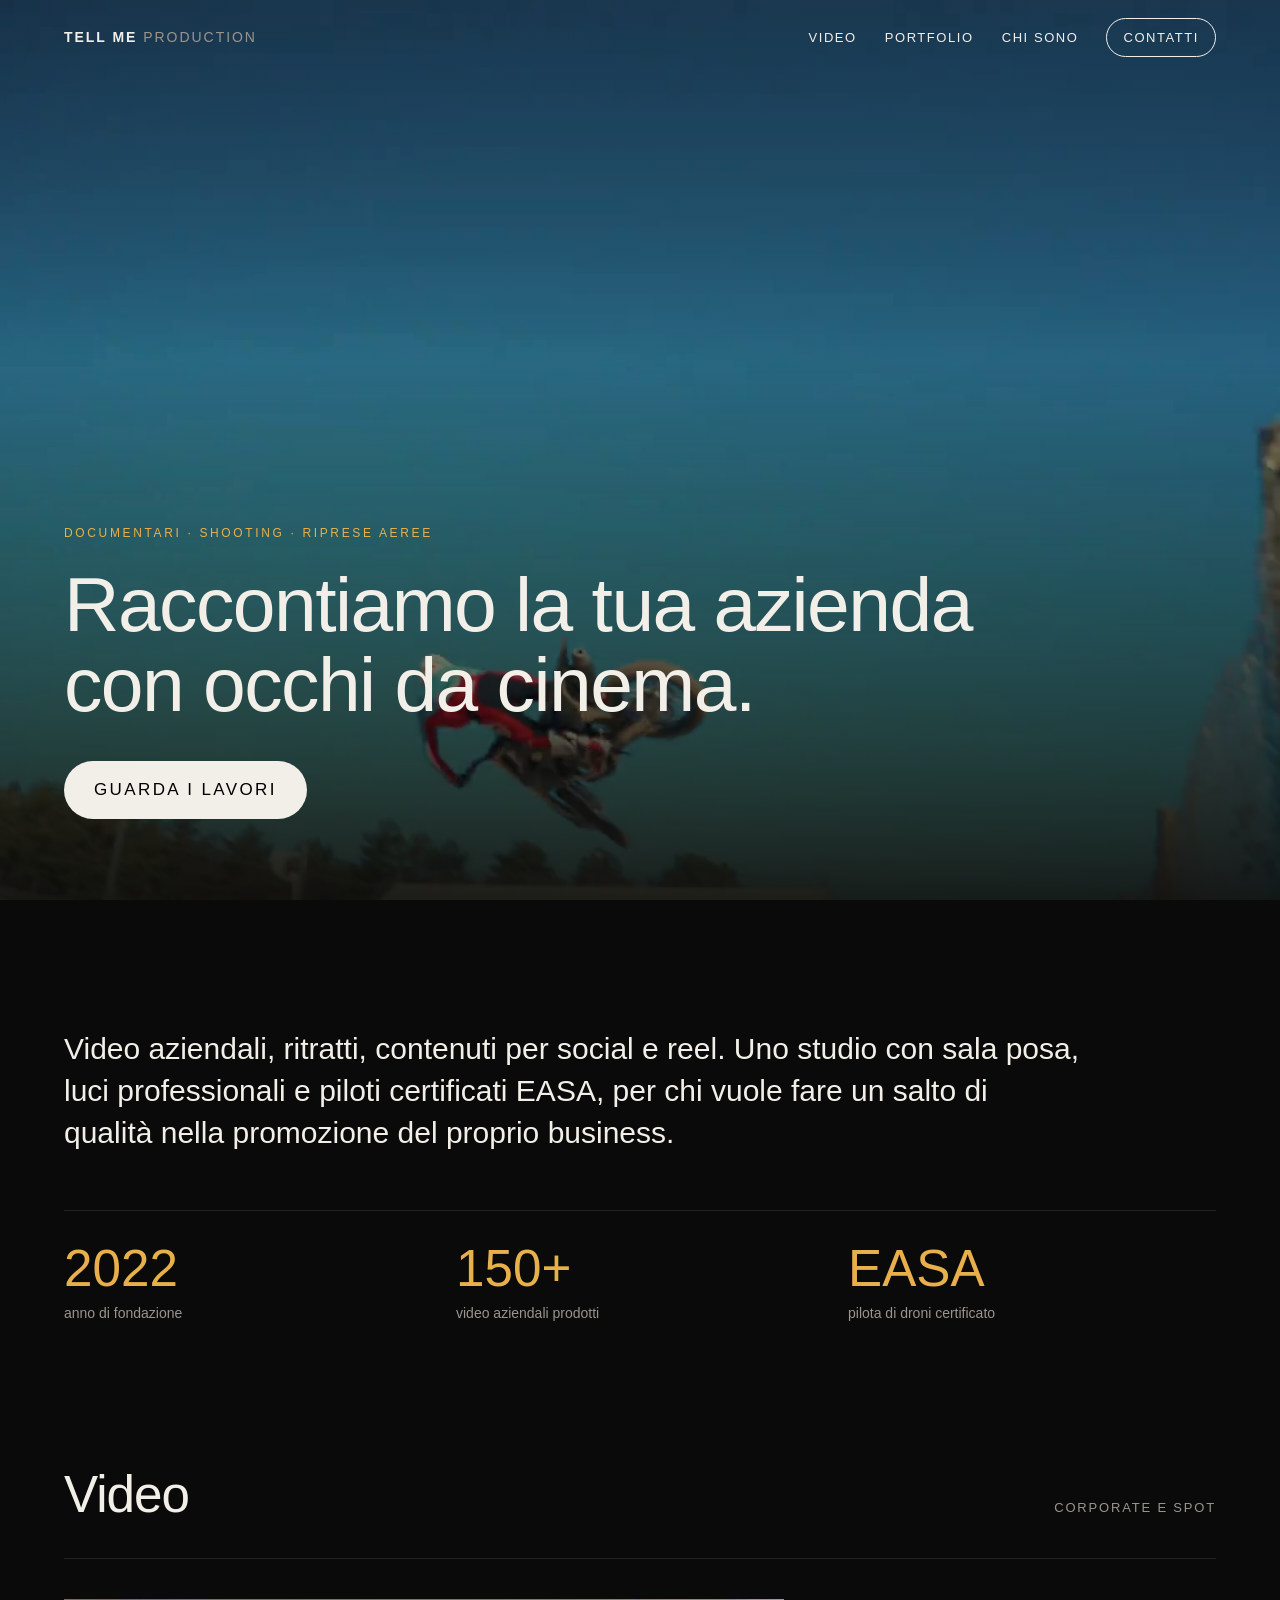
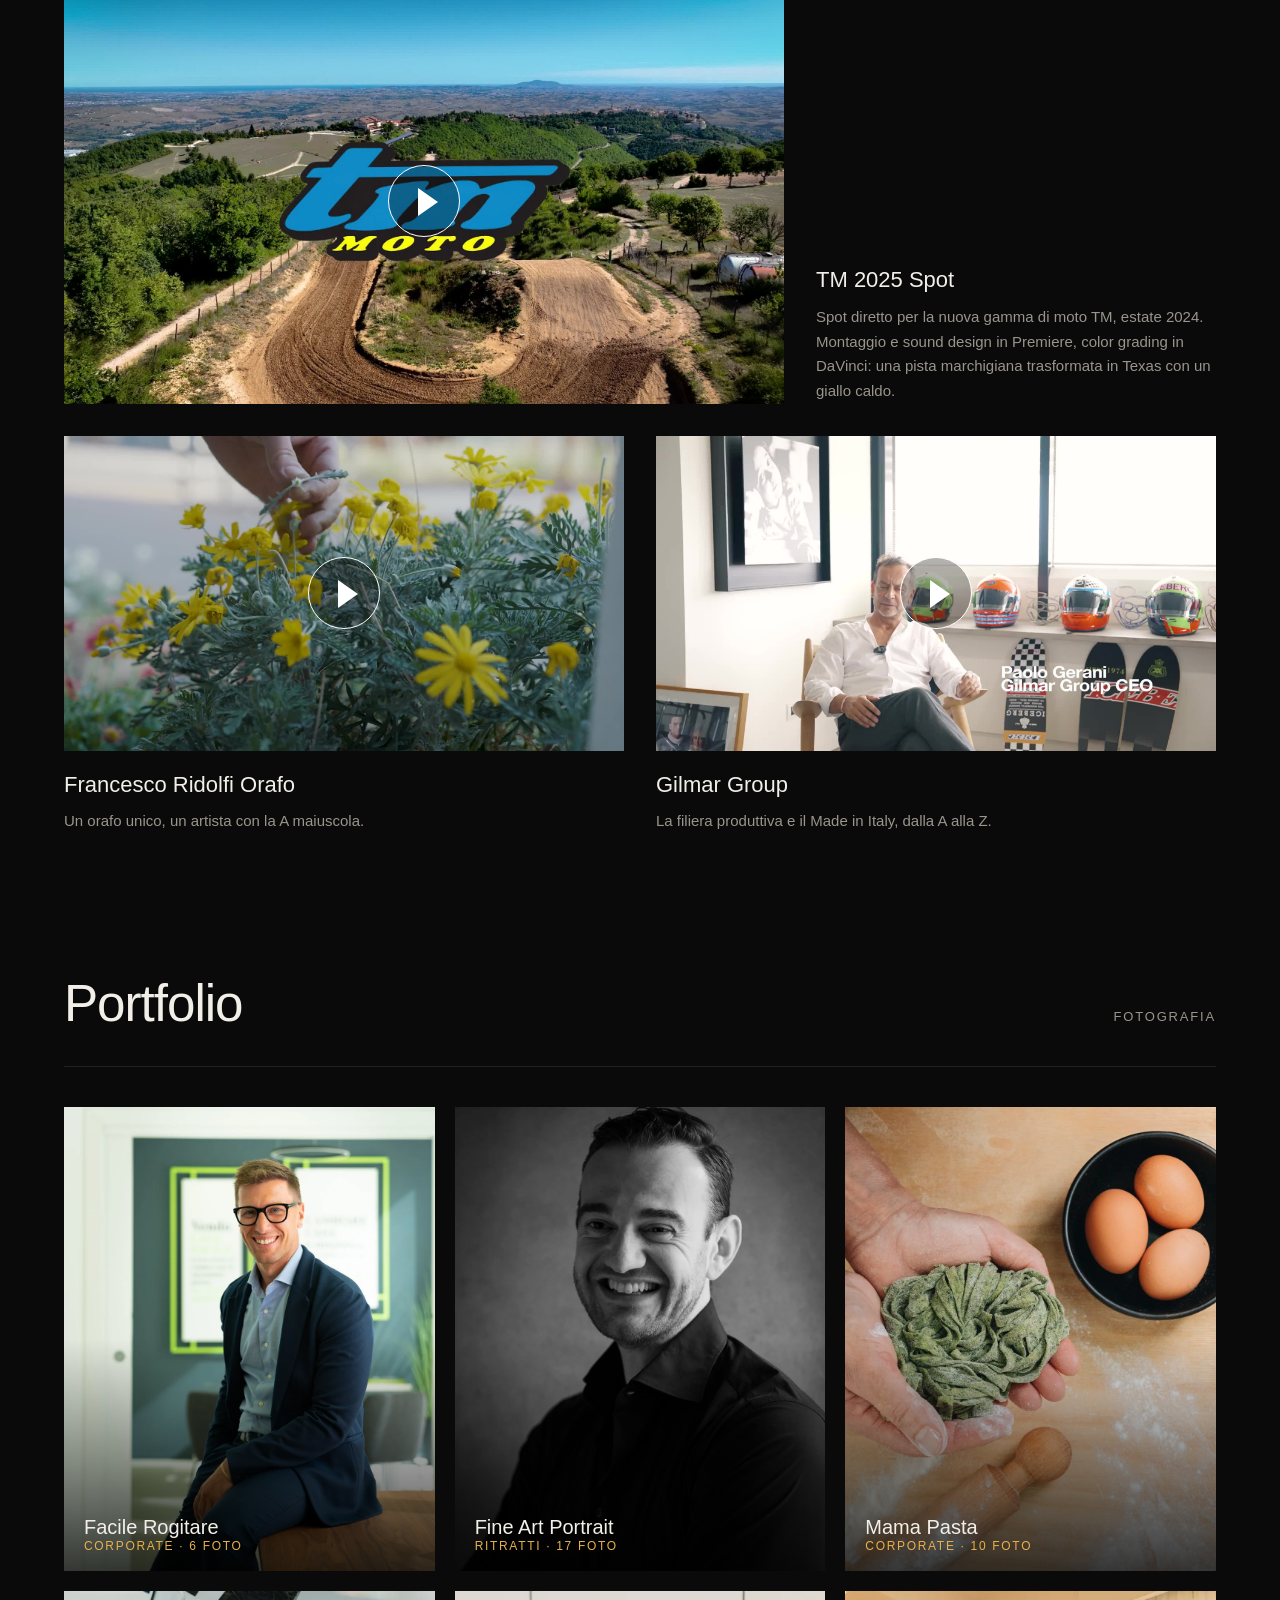
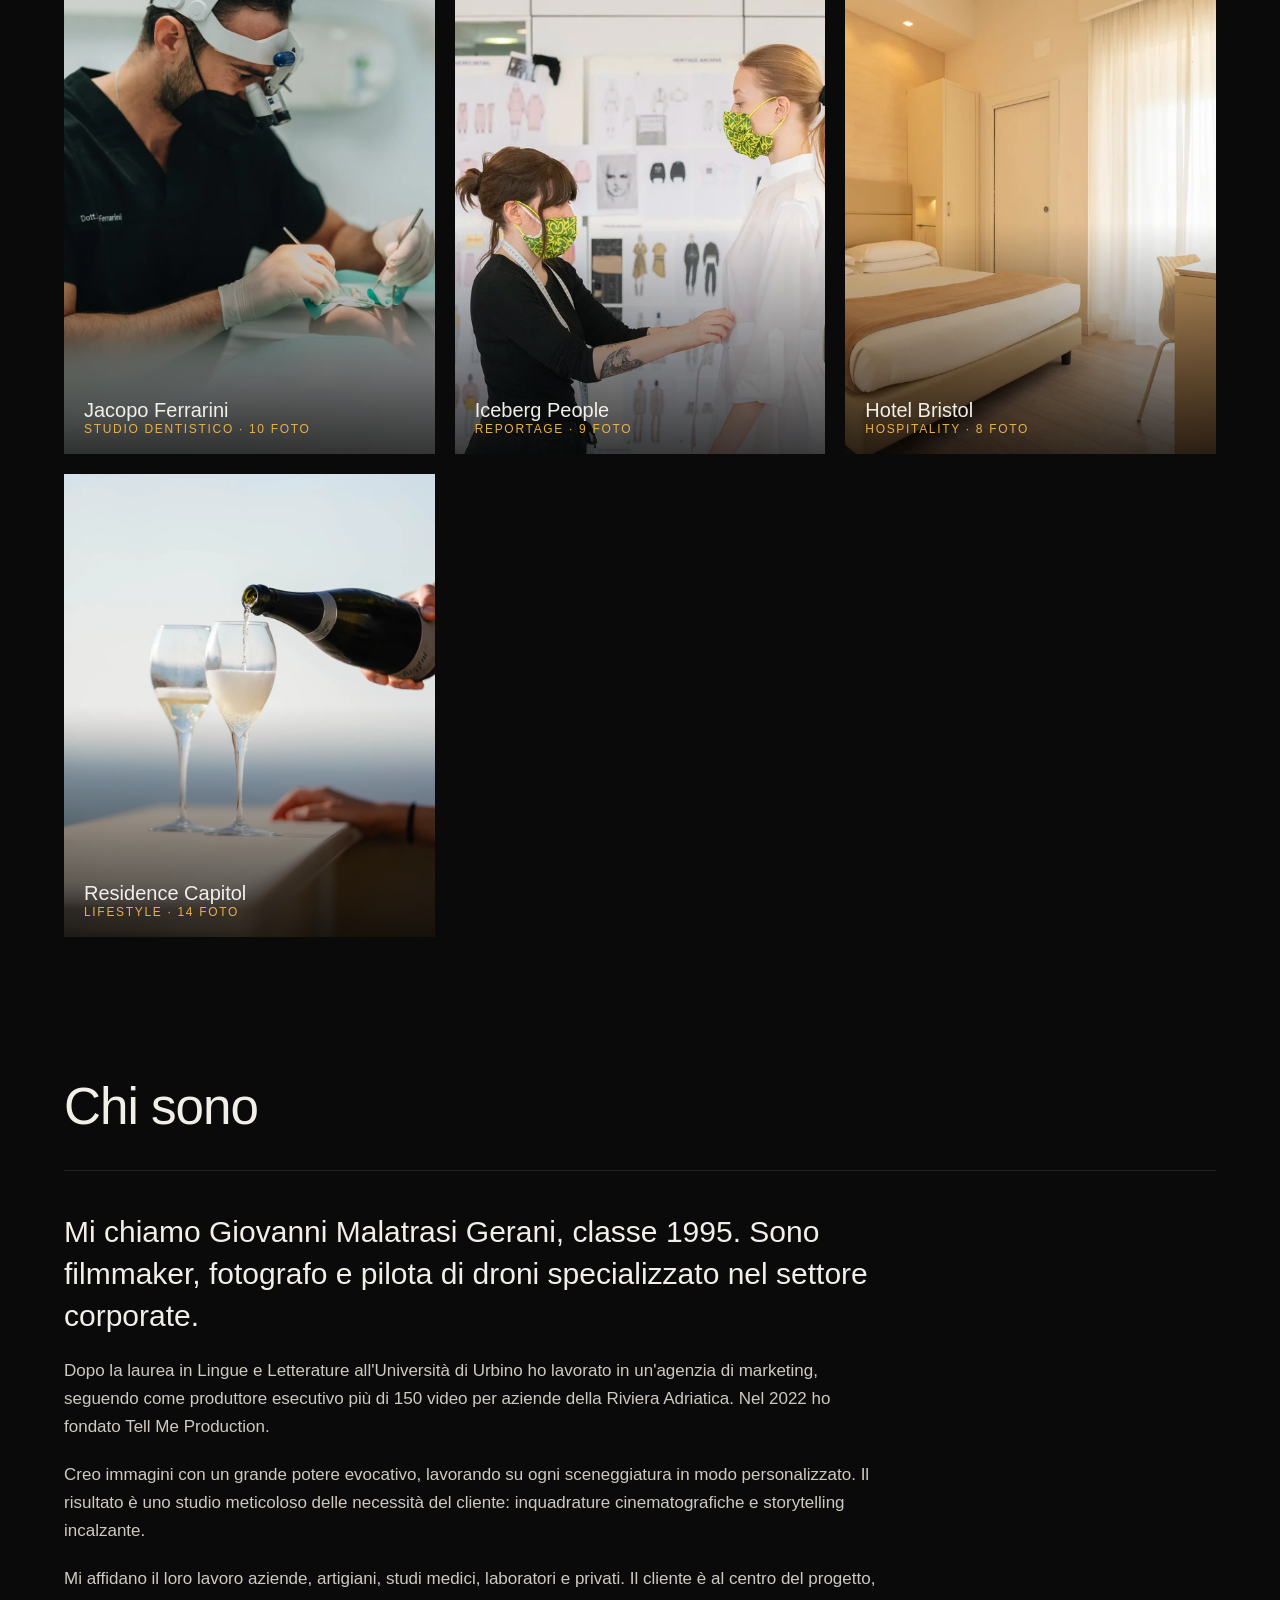
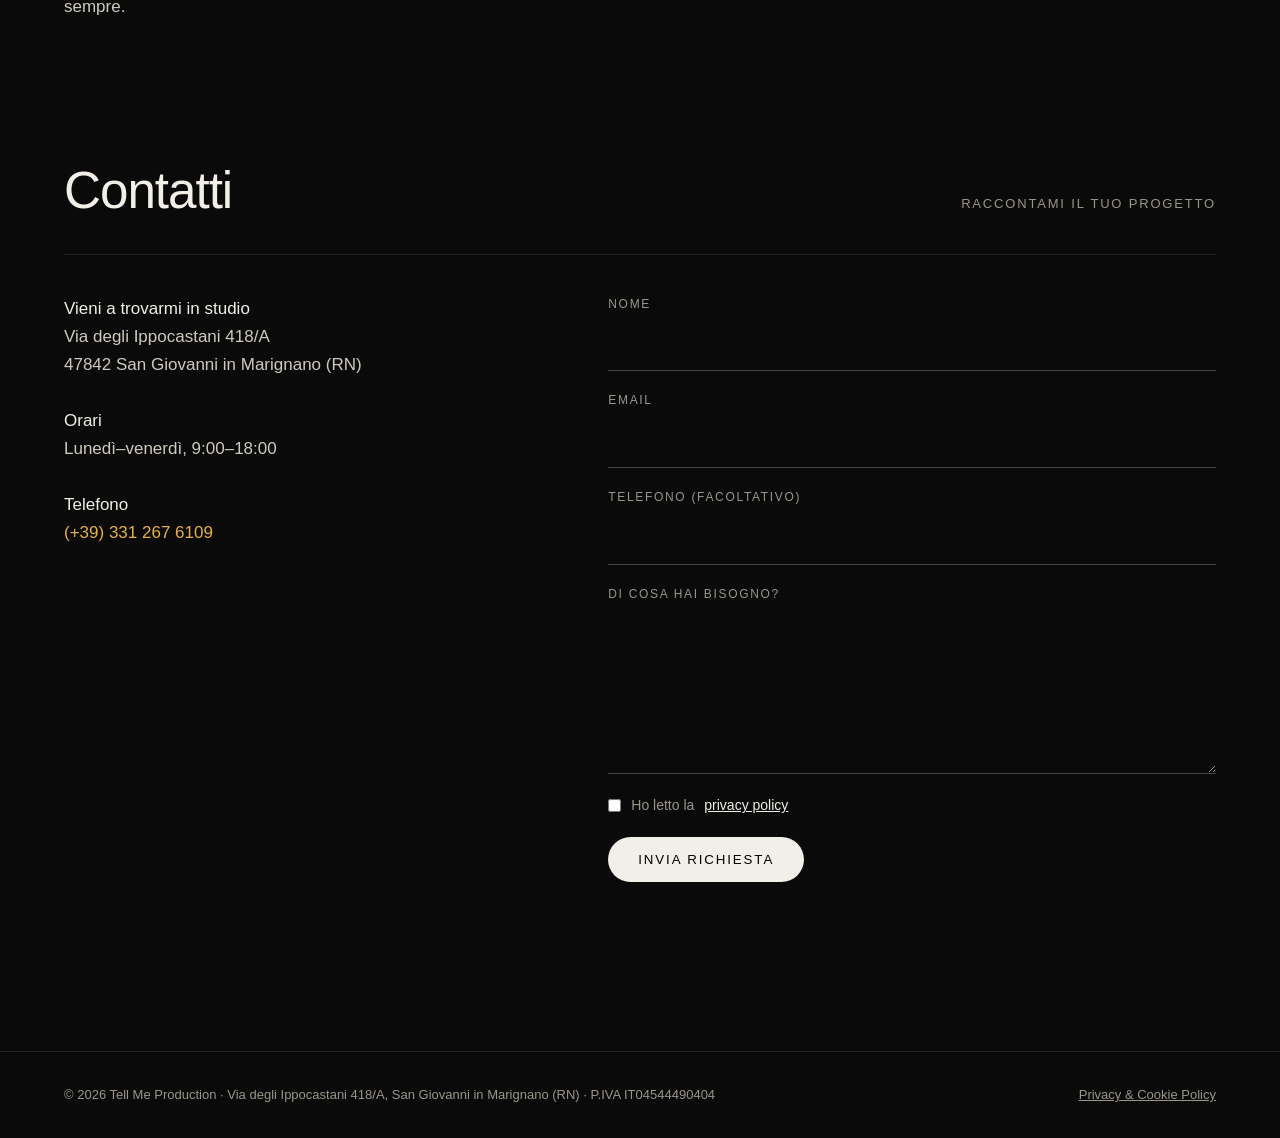
<file: index.html>
<!doctype html>
<html lang="it">
<head>
<meta charset="utf-8">
<meta name="viewport" content="width=device-width, initial-scale=1">
<title>Tell Me Production | Video, foto e droni a Rimini</title>
<meta name="description" content="Tell Me Production è uno studio fotografico e una casa di produzione video a San Giovanni in Marignano (RN). Video aziendali, ritratti, contenuti social e riprese con drone.">
<link rel="canonical" href="https://www.tellmeproduction.com/">
<meta property="og:type" content="website">
<meta property="og:title" content="Tell Me Production | Video, foto e droni">
<meta property="og:description" content="Promuoviamo la tua attività attraverso la nostra estetica cinematografica.">
<meta property="og:image" content="https://www.tellmeproduction.com/media/img/hero-poster.jpg">
<meta property="og:url" content="https://www.tellmeproduction.com/">
<link rel="icon" href="data:image/svg+xml,<svg xmlns='http://www.w3.org/2000/svg' viewBox='0 0 32 32'><rect width='32' height='32' fill='%23000'/><text x='16' y='23' font-size='18' font-family='Helvetica' font-weight='700' text-anchor='middle' fill='%23e8b04a'>TM</text></svg>">
<link rel="stylesheet" href="style.css">
<script type="application/ld+json">
{"@context":"https://schema.org","@type":"LocalBusiness","name":"Tell Me Production","url":"https://www.tellmeproduction.com","telephone":"+393312676109","vatID":"IT04544490404","description":"Studio fotografico e casa di produzione video","address":{"@type":"PostalAddress","streetAddress":"Via degli Ippocastani 418/A","addressLocality":"San Giovanni in Marignano","addressRegion":"RN","postalCode":"47842","addressCountry":"IT"},"openingHours":"Mo-Fr 09:00-18:00"}
</script>
</head>
<body>

<header class="nav" id="nav">
  <a href="#top" class="logo">TELL ME <span>PRODUCTION</span></a>
  <button class="burger" aria-label="Apri menu" aria-expanded="false" id="burger"><i></i><i></i></button>
  <nav id="menu">
    <a href="#video">Video</a>
    <a href="#portfolio">Portfolio</a>
    <a href="#chi-sono">Chi sono</a>
    <a href="#contatti" class="cta">Contatti</a>
  </nav>
</header>

<main id="top">

<section class="hero">
  <video autoplay muted loop playsinline preload="metadata" poster="media/img/hero-poster.jpg">
    <source src="media/video/hero.mp4" type="video/mp4">
  </video>
  <div class="hero-shade"></div>
  <div class="hero-copy">
    <p class="eyebrow">Documentari · Shooting · Riprese aeree</p>
    <h1>Raccontiamo la tua azienda<br>con occhi da cinema.</h1>
    <a href="#video" class="btn">Guarda i lavori</a>
  </div>
</section>

<section class="intro wrap">
  <p class="lead">Video aziendali, ritratti, contenuti per social e reel. Uno studio con sala posa, luci professionali e piloti certificati EASA, per chi vuole fare un salto di qualità nella promozione del proprio business.</p>
  <dl class="facts">
    <div><dt>2022</dt><dd>anno di fondazione</dd></div>
    <div><dt>150+</dt><dd>video aziendali prodotti</dd></div>
    <div><dt>EASA</dt><dd>pilota di droni certificato</dd></div>
  </dl>
</section>

<section id="video" class="wrap">
  <header class="sec-head"><h2>Video</h2><p>Corporate e spot</p></header>
  <div class="videos">
    <article class="vid vid-lg" data-src="media/video/tm-spot.mp4">
      <button class="play" aria-label="Riproduci TM 2025 Spot"><img src="media/img/tm-spot-poster.jpg" alt="" loading="lazy"><span></span></button>
      <div class="meta"><h3>TM 2025 Spot</h3><p>Spot diretto per la nuova gamma di moto TM, estate 2024. Montaggio e sound design in Premiere, color grading in DaVinci: una pista marchigiana trasformata in Texas con un giallo caldo.</p></div>
    </article>
    <article class="vid" data-src="media/video/ridolfi.mp4">
      <button class="play" aria-label="Riproduci Francesco Ridolfi Orafo"><img src="media/img/ridolfi-poster.jpg" alt="" loading="lazy"><span></span></button>
      <div class="meta"><h3>Francesco Ridolfi Orafo</h3><p>Un orafo unico, un artista con la A maiuscola.</p></div>
    </article>
    <article class="vid" data-src="media/video/gilmar.mp4">
      <button class="play" aria-label="Riproduci Gilmar Group"><img src="media/img/gilmar-poster.jpg" alt="" loading="lazy"><span></span></button>
      <div class="meta"><h3>Gilmar Group</h3><p>La filiera produttiva e il Made in Italy, dalla A alla Z.</p></div>
    </article>
  </div>
</section>

<section id="portfolio" class="wrap">
  <header class="sec-head"><h2>Portfolio</h2><p>Fotografia</p></header>
  <div class="projects" id="projects"></div>
</section>

<section id="chi-sono" class="wrap about">
  <header class="sec-head"><h2>Chi sono</h2></header>
  <div class="about-grid">
    <div>
      <p class="lead">Mi chiamo Giovanni Malatrasi Gerani, classe 1995. Sono filmmaker, fotografo e pilota di droni specializzato nel settore corporate.</p>
      <p>Dopo la laurea in Lingue e Letterature all'Università di Urbino ho lavorato in un'agenzia di marketing, seguendo come produttore esecutivo più di 150 video per aziende della Riviera Adriatica. Nel 2022 ho fondato Tell Me Production.</p>
      <p>Creo immagini con un grande potere evocativo, lavorando su ogni sceneggiatura in modo personalizzato. Il risultato è uno studio meticoloso delle necessità del cliente: inquadrature cinematografiche e storytelling incalzante.</p>
      <p>Mi affidano il loro lavoro aziende, artigiani, studi medici, laboratori e privati. Il cliente è al centro del progetto, sempre.</p>
    </div>
  </div>
</section>

<section id="contatti" class="wrap contact">
  <header class="sec-head"><h2>Contatti</h2><p>Raccontami il tuo progetto</p></header>
  <div class="contact-grid">
    <div class="info">
      <p><strong>Vieni a trovarmi in studio</strong><br>Via degli Ippocastani 418/A<br>47842 San Giovanni in Marignano (RN)</p>
      <p><strong>Orari</strong><br>Lunedì–venerdì, 9:00–18:00</p>
      <p><strong>Telefono</strong><br><a href="tel:+393312676109">(+39) 331 267 6109</a></p>
    </div>
    <form id="form" action="https://api.web3forms.com/submit" method="POST">
      <input type="hidden" name="access_key" value="INSERISCI_LA_TUA_ACCESS_KEY">
      <input type="hidden" name="subject" value="Nuova richiesta da tellmeproduction.com">
      <input type="checkbox" name="botcheck" class="hp" tabindex="-1" autocomplete="off">
      <label>Nome<input name="name" required autocomplete="name"></label>
      <label>Email<input name="email" type="email" required autocomplete="email"></label>
      <label>Telefono (facoltativo)<input name="phone" type="tel" autocomplete="tel"></label>
      <label>Di cosa hai bisogno?<textarea name="message" rows="5" required></textarea></label>
      <label class="check"><input type="checkbox" required> Ho letto la <a href="privacy.html">privacy policy</a></label>
      <button class="btn" type="submit">Invia richiesta</button>
      <p class="status" id="status" role="status"></p>
    </form>
  </div>
</section>

</main>

<footer>
  <p>© <span id="y">2025</span> Tell Me Production · Via degli Ippocastani 418/A, San Giovanni in Marignano (RN) · P.IVA IT04544490404</p>
  <p><a href="privacy.html">Privacy &amp; Cookie Policy</a></p>
</footer>

<div class="lb" id="lb" hidden role="dialog" aria-modal="true" aria-label="Galleria">
  <button class="lb-x" aria-label="Chiudi">×</button>
  <button class="lb-p" aria-label="Precedente">‹</button>
  <img alt="">
  <button class="lb-n" aria-label="Successiva">›</button>
  <p class="lb-c"></p>
</div>

<div class="vm" id="vm" hidden role="dialog" aria-modal="true" aria-label="Video">
  <button class="lb-x" aria-label="Chiudi">×</button>
  <video controls playsinline></video>
</div>

<script src="main.js"></script>
</body>
</html>
</file>
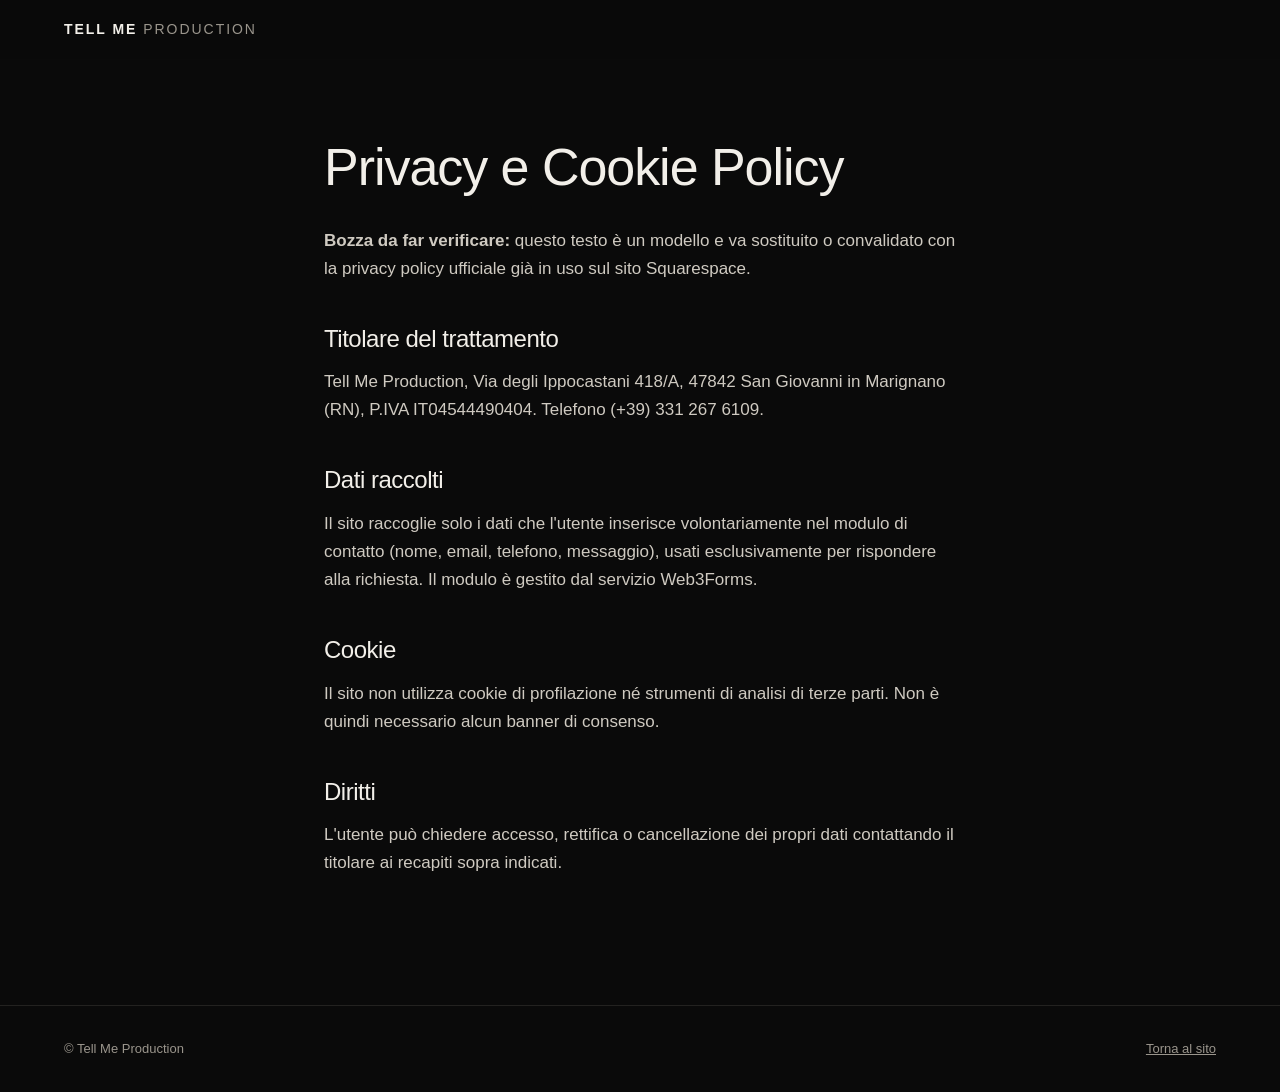
<file: privacy.html>
<!doctype html>
<html lang="it">
<head>
<meta charset="utf-8">
<meta name="viewport" content="width=device-width, initial-scale=1">
<title>Privacy e Cookie Policy | Tell Me Production</title>
<meta name="robots" content="noindex">
<link rel="stylesheet" href="style.css">
</head>
<body>
<header class="nav solid"><a href="index.html" class="logo">TELL ME <span>PRODUCTION</span></a></header>
<main class="doc">
<h1>Privacy e Cookie Policy</h1>
<p><strong>Bozza da far verificare:</strong> questo testo è un modello e va sostituito o convalidato con la privacy policy ufficiale già in uso sul sito Squarespace.</p>
<h2>Titolare del trattamento</h2>
<p>Tell Me Production, Via degli Ippocastani 418/A, 47842 San Giovanni in Marignano (RN), P.IVA IT04544490404. Telefono (+39) 331 267 6109.</p>
<h2>Dati raccolti</h2>
<p>Il sito raccoglie solo i dati che l'utente inserisce volontariamente nel modulo di contatto (nome, email, telefono, messaggio), usati esclusivamente per rispondere alla richiesta. Il modulo è gestito dal servizio Web3Forms.</p>
<h2>Cookie</h2>
<p>Il sito non utilizza cookie di profilazione né strumenti di analisi di terze parti. Non è quindi necessario alcun banner di consenso.</p>
<h2>Diritti</h2>
<p>L'utente può chiedere accesso, rettifica o cancellazione dei propri dati contattando il titolare ai recapiti sopra indicati.</p>
</main>
<footer><p>© Tell Me Production</p><p><a href="index.html">Torna al sito</a></p></footer>
</body>
</html>
</file>
<file: style.css>
:root{--bg:#0a0a0a;--fg:#f2efe9;--mut:#9a958c;--line:#232220;--acc:#e8b04a;--pad:clamp(20px,5vw,72px)}
*{box-sizing:border-box;margin:0;padding:0}
html{scroll-behavior:smooth;scroll-padding-top:70px}
body{background:var(--bg);color:var(--fg);font:400 17px/1.65 "Helvetica Neue",Helvetica,Arial,system-ui,sans-serif;-webkit-font-smoothing:antialiased}
img,video{display:block;max-width:100%}
a{color:inherit}
.wrap{padding:clamp(72px,10vw,140px) var(--pad) 0;max-width:1400px;margin:0 auto}

.nav{position:fixed;inset:0 0 auto 0;z-index:50;display:flex;justify-content:space-between;align-items:center;padding:18px var(--pad);transition:background .3s}
.nav.solid{background:rgba(10,10,10,.88);backdrop-filter:blur(10px)}
.logo{font-weight:700;letter-spacing:.14em;font-size:14px;text-decoration:none}
.logo span{font-weight:300;color:var(--mut)}
nav{display:flex;gap:28px;align-items:center}
nav a{text-decoration:none;font-size:13px;letter-spacing:.12em;text-transform:uppercase}
nav a:hover{color:var(--acc)}
nav .cta{border:1px solid var(--fg);padding:8px 16px;border-radius:99px}
nav .cta:hover{border-color:var(--acc)}
.burger{display:none;background:none;border:0;width:32px;height:32px;position:relative;cursor:pointer}
.burger i{position:absolute;left:4px;right:4px;height:2px;background:var(--fg);transition:.25s}
.burger i:first-child{top:11px}.burger i:last-child{top:19px}
.burger[aria-expanded=true] i:first-child{top:15px;transform:rotate(45deg)}
.burger[aria-expanded=true] i:last-child{top:15px;transform:rotate(-45deg)}

.hero{position:relative;height:100svh;min-height:520px;display:flex;align-items:flex-end;overflow:hidden}
.hero video{position:absolute;inset:0;width:100%;height:100%;object-fit:cover}
.hero-shade{position:absolute;inset:0;background:linear-gradient(to top,rgba(10,10,10,.9),rgba(10,10,10,.1) 60%,rgba(10,10,10,.4))}
.hero-copy{position:relative;padding:0 var(--pad) clamp(48px,9vh,96px);max-width:1400px}
.eyebrow{font-size:12px;letter-spacing:.22em;text-transform:uppercase;color:var(--acc);margin-bottom:20px}
h1{font-weight:300;font-size:clamp(27px,6vw,84px);line-height:1.05;letter-spacing:-.02em;margin-bottom:36px}
.btn{display:inline-block;background:var(--fg);color:#000;border:0;padding:15px 30px;border-radius:99px;font:500 13px/1 inherit;letter-spacing:.14em;text-transform:uppercase;text-decoration:none;cursor:pointer;transition:background .2s}
.btn:hover{background:var(--acc)}

.lead{font-size:clamp(20px,2.4vw,30px);line-height:1.4;font-weight:300;max-width:34em}
.intro{display:grid;gap:56px}
.facts{display:grid;grid-template-columns:repeat(3,1fr);gap:24px;border-top:1px solid var(--line);padding-top:32px}
.facts dt{font-size:clamp(28px,4vw,52px);font-weight:300;color:var(--acc);line-height:1}
.facts dd{color:var(--mut);font-size:14px;margin-top:8px}

.sec-head{display:flex;justify-content:space-between;align-items:baseline;gap:20px;border-bottom:1px solid var(--line);padding-bottom:20px;margin-bottom:40px}
h2{font-weight:300;font-size:clamp(30px,4vw,54px);letter-spacing:-.02em}
.sec-head p{color:var(--mut);font-size:13px;letter-spacing:.14em;text-transform:uppercase}

.videos{display:grid;grid-template-columns:1fr 1fr;gap:32px}
.vid-lg{grid-column:1/-1;display:grid;grid-template-columns:1.8fr 1fr;gap:32px;align-items:end}
.play{position:relative;display:block;width:100%;aspect-ratio:16/9;border:0;background:#111;cursor:pointer;overflow:hidden;padding:0}
.play img{width:100%;height:100%;object-fit:cover;transition:transform .6s,opacity .3s}
.play:hover img{transform:scale(1.03);opacity:.85}
.play span{position:absolute;left:50%;top:50%;width:72px;height:72px;margin:-36px;border:1.5px solid #fff;border-radius:50%;background:rgba(0,0,0,.3)}
.play span::after{content:"";position:absolute;left:29px;top:22px;border:14px solid transparent;border-left:20px solid #fff;border-right:0}
.meta h3{font-weight:400;font-size:22px;margin:16px 0 6px}
.vid-lg .meta h3{margin-top:0}
.meta p{color:var(--mut);font-size:15px}

.projects{display:grid;grid-template-columns:repeat(auto-fill,minmax(280px,1fr));gap:20px}
.proj{position:relative;aspect-ratio:4/5;overflow:hidden;border:0;padding:0;background:#111;cursor:pointer;text-align:left;color:inherit}
.proj img{width:100%;height:100%;object-fit:cover;transition:transform .7s}
.proj:hover img{transform:scale(1.05)}
.proj::after{content:"";position:absolute;inset:0;background:linear-gradient(to top,rgba(0,0,0,.75),transparent 50%)}
.proj div{position:absolute;left:20px;right:20px;bottom:18px;z-index:2}
.proj h3{font-weight:400;font-size:20px}
.proj p{font-size:12px;letter-spacing:.14em;text-transform:uppercase;color:var(--acc)}

.about-grid{display:grid;grid-template-columns:1fr;max-width:820px;gap:clamp(32px,6vw,96px);align-items:start}
.about-grid img{width:100%;aspect-ratio:4/5;object-fit:cover}
.about-grid p{margin-top:20px;color:#cfcac1}
.about-grid .lead{margin-top:0;color:var(--fg)}

.contact-grid{display:grid;grid-template-columns:1fr 1.3fr;gap:clamp(32px,6vw,96px)}
.info p{margin-bottom:28px;color:#cfcac1}
.info strong{color:var(--fg);font-weight:500}
.info a{color:var(--acc);text-decoration:none}
form{display:grid;gap:20px}
label{display:grid;gap:8px;font-size:12px;letter-spacing:.14em;text-transform:uppercase;color:var(--mut)}
input:not([type=checkbox]),textarea{background:transparent;border:0;border-bottom:1px solid #444;color:var(--fg);font:inherit;font-size:17px;padding:10px 0;border-radius:0;outline:0;text-transform:none;letter-spacing:0}
input:focus,textarea:focus{border-color:var(--acc)}
label.check{display:flex;gap:10px;align-items:center;text-transform:none;letter-spacing:0;font-size:14px}
label.check a{color:var(--fg)}
.hp{position:absolute;left:-9999px}
.status{font-size:15px;min-height:1.4em}
form .btn{justify-self:start}

footer{margin-top:clamp(80px,10vw,140px);border-top:1px solid var(--line);padding:32px var(--pad);display:flex;justify-content:space-between;gap:16px;flex-wrap:wrap;color:var(--mut);font-size:13px}

.lb,.vm{position:fixed;inset:0;z-index:100;background:rgba(0,0,0,.96);display:flex;align-items:center;justify-content:center}
.lb[hidden],.vm[hidden]{display:none}
.lb img{max-width:92vw;max-height:88vh;object-fit:contain}
.vm video{width:min(96vw,1600px);max-height:90vh;background:#000}
.lb button,.vm button{position:absolute;background:none;border:0;color:#fff;cursor:pointer;font-size:44px;line-height:1;padding:16px}
.lb-x{top:8px;right:12px}
.lb-p{left:8px;top:50%;transform:translateY(-50%)}
.lb-n{right:8px;top:50%;transform:translateY(-50%)}
.lb-c{position:absolute;bottom:18px;color:var(--mut);font-size:13px;letter-spacing:.14em}

.doc{max-width:760px;margin:0 auto;padding:140px var(--pad) 0}
.doc h1{font-size:clamp(32px,5vw,52px);margin-bottom:32px}
.doc h2{font-size:24px;font-weight:400;margin:36px 0 10px}
.doc p,.doc li{color:#cfcac1;margin-bottom:12px}
.doc ul{padding-left:22px}

@media(max-width:820px){
  .burger{display:block}
  nav{position:fixed;inset:0;background:var(--bg);flex-direction:column;justify-content:center;gap:28px;font-size:20px;transform:translateY(-100%);transition:transform .35s}
  nav.open{transform:none}
  nav a{font-size:18px}
  .burger{z-index:60}
  .videos,.about-grid,.contact-grid,.vid-lg{grid-template-columns:1fr}
  .vid-lg .meta h3{margin-top:16px}
  .facts{grid-template-columns:1fr 1fr 1fr}
}
@media(max-width:600px){.projects{grid-template-columns:1fr 1fr;gap:10px}.proj div{left:12px;right:12px;bottom:12px}.proj h3{font-size:15px;line-height:1.25}.proj p{font-size:10px;letter-spacing:.08em}}
@media(prefers-reduced-motion:reduce){*{scroll-behavior:auto!important;transition:none!important}.hero video{display:none}.hero{background:url(media/img/hero-poster.jpg) center/cover}}
</file>
